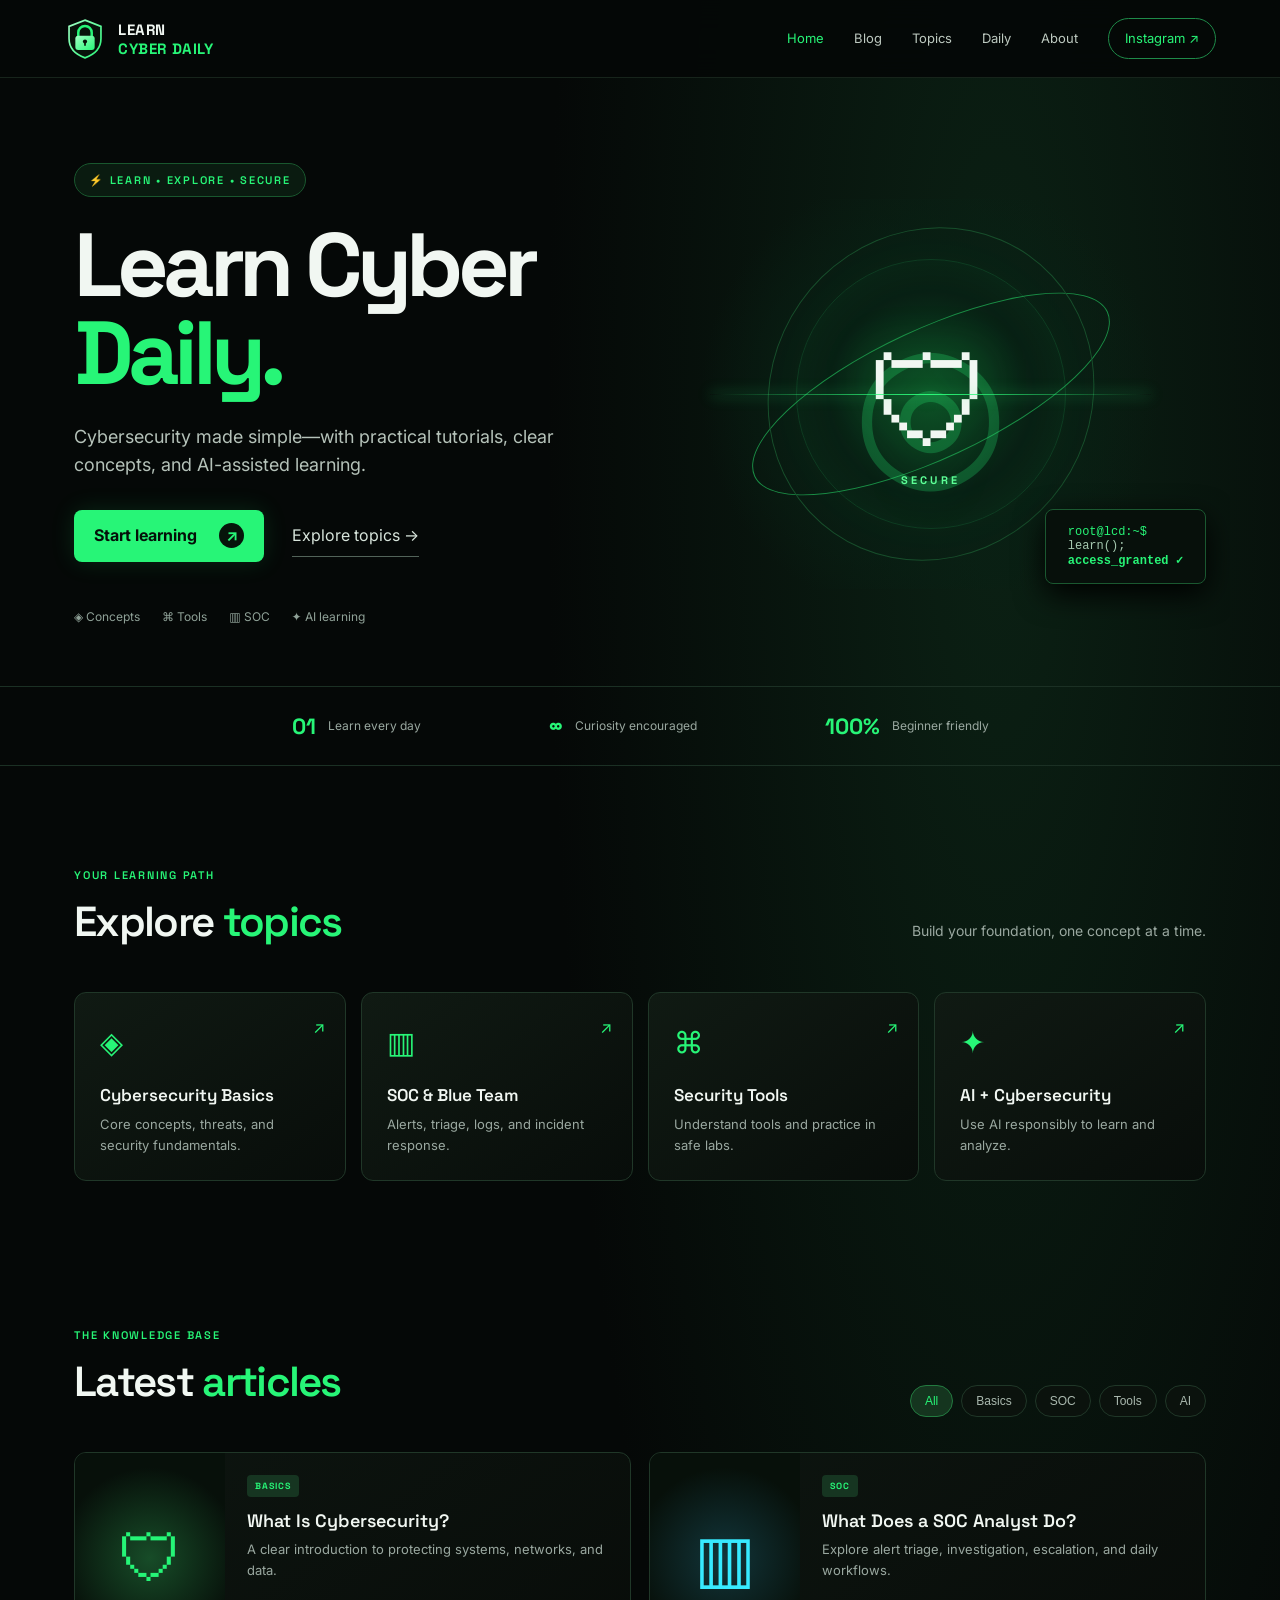
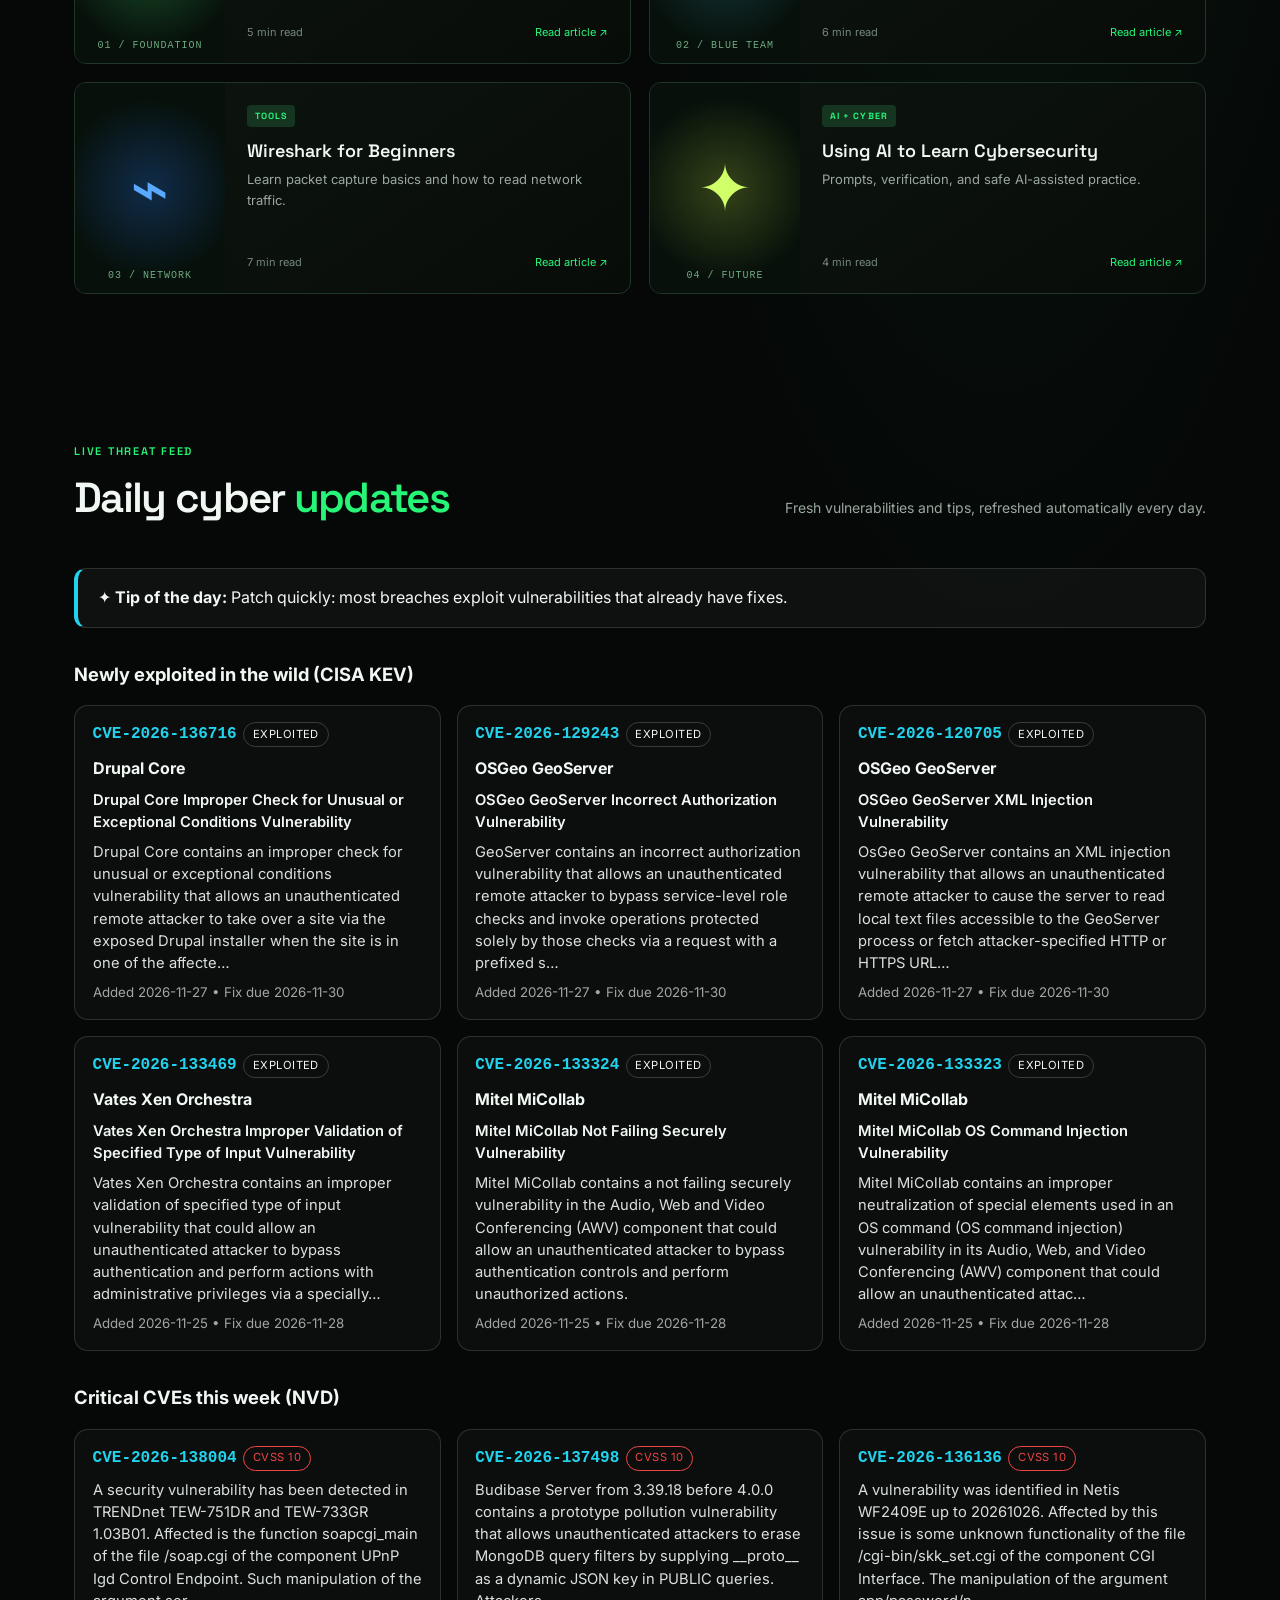
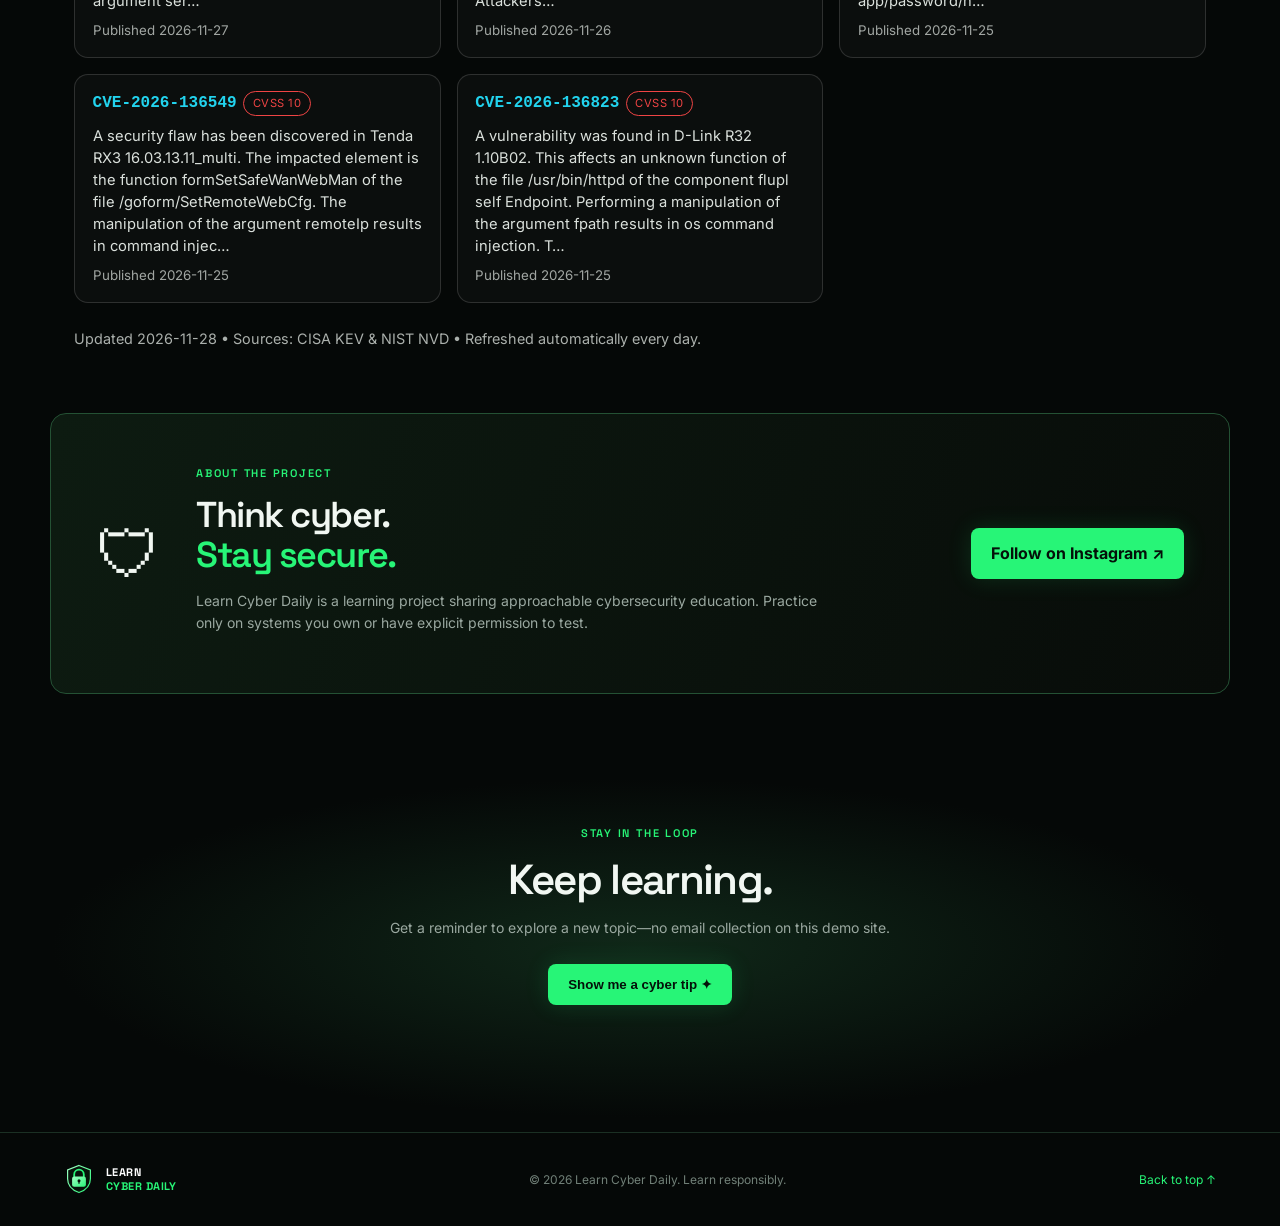
<file: index.html>
<!doctype html>
<html lang="en">
<head>
<meta charset="utf-8"><meta name="viewport" content="width=device-width,initial-scale=1">
<meta name="description" content="Learn Cyber Daily — beginner-friendly cybersecurity concepts, tools, SOC skills and AI-powered learning.">
<title>Learn Cyber Daily | Learn. Explore. Secure.</title>
<link rel="icon" href="assets/logo.svg" type="image/svg+xml">
<link rel="stylesheet" href="styles.css">
<link rel="stylesheet" href="daily-updates.css">
</head>
<body>
<header class="topbar">
 <a class="brand" href="#home" aria-label="Learn Cyber Daily home"><img src="assets/logo.svg" alt=""><span>LEARN <b>CYBER DAILY</b></span></a>
 <button class="menu-toggle" aria-label="Toggle navigation" aria-expanded="false">☰</button>
 <nav id="nav"><a href="#home">Home</a><a href="#articles">Blog</a><a href="#topics">Topics</a><a href="#daily">Daily</a><a href="#about">About</a><a class="nav-cta" href="https://instagram.com/learncyberdaily30" target="_blank" rel="noopener">Instagram ↗</a></nav>
</header>
<main>
<section class="hero" id="home">
 <div class="hero-copy"><span class="eyebrow">⚡ LEARN • EXPLORE • SECURE</span>
 <h1>Learn Cyber<br><em>Daily.</em></h1>
 <p>Cybersecurity made simple—with practical tutorials, clear concepts, and AI-assisted learning.</p>
 <div class="hero-actions"><a class="button" href="#articles">Start learning <span>↗</span></a><a class="text-link" href="#topics">Explore topics →</a></div>
 <div class="hero-tags"><span>◈ Concepts</span><span>⌘ Tools</span><span>▥ SOC</span><span>✦ AI learning</span></div>
 </div>
 <div class="hero-art" aria-label="Cybersecurity shield illustration"><div class="orbit orbit-a"></div><div class="orbit orbit-b"></div><div class="globe">◎</div><div class="shield">🛡<small>SECURE</small></div><div class="terminal"><span>root@lcd:~$</span><br>learn();<br><b>access_granted ✓</b></div><div class="scan"></div></div>
</section>
<section class="stats"><div><b>01</b><span>Learn every day</span></div><div><b>∞</b><span>Curiosity encouraged</span></div><div><b>100%</b><span>Beginner friendly</span></div></section>
<section class="section" id="topics"><div class="section-heading"><div><span class="eyebrow">YOUR LEARNING PATH</span><h2>Explore <em>topics</em></h2></div><p>Build your foundation, one concept at a time.</p></div>
<div class="topic-grid">
<a class="topic-card" href="#articles" data-filter="Basics"><span class="topic-icon">◈</span><h3>Cybersecurity Basics</h3><p>Core concepts, threats, and security fundamentals.</p><span class="card-arrow">↗</span></a>
<a class="topic-card" href="#articles" data-filter="SOC"><span class="topic-icon">▥</span><h3>SOC & Blue Team</h3><p>Alerts, triage, logs, and incident response.</p><span class="card-arrow">↗</span></a>
<a class="topic-card" href="#articles" data-filter="Tools"><span class="topic-icon">⌘</span><h3>Security Tools</h3><p>Understand tools and practice in safe labs.</p><span class="card-arrow">↗</span></a>
<a class="topic-card" href="#articles" data-filter="AI"><span class="topic-icon">✦</span><h3>AI + Cybersecurity</h3><p>Use AI responsibly to learn and analyze.</p><span class="card-arrow">↗</span></a>
</div></section>
<section class="section articles-section" id="articles"><div class="section-heading"><div><span class="eyebrow">THE KNOWLEDGE BASE</span><h2>Latest <em>articles</em></h2></div><div class="filters"><button class="filter active" data-category="All">All</button><button class="filter" data-category="Basics">Basics</button><button class="filter" data-category="SOC">SOC</button><button class="filter" data-category="Tools">Tools</button><button class="filter" data-category="AI">AI</button></div></div>
<div class="article-grid" id="articleGrid">
<article class="article-card" data-category="Basics"><div class="article-visual visual-shield">🛡<span>01 / FOUNDATION</span></div><div class="article-body"><span class="tag">BASICS</span><h3>What Is Cybersecurity?</h3><p>A clear introduction to protecting systems, networks, and data.</p><div class="article-meta">5 min read <a href="articles/cybersecurity-basics.html">Read article ↗</a></div></div></article>
<article class="article-card" data-category="SOC"><div class="article-visual visual-soc">▥<span>02 / BLUE TEAM</span></div><div class="article-body"><span class="tag">SOC</span><h3>What Does a SOC Analyst Do?</h3><p>Explore alert triage, investigation, escalation, and daily workflows.</p><div class="article-meta">6 min read <a href="articles/soc-analyst.html">Read article ↗</a></div></div></article>
<article class="article-card" data-category="Tools"><div class="article-visual visual-wireshark">⌁<span>03 / NETWORK</span></div><div class="article-body"><span class="tag">TOOLS</span><h3>Wireshark for Beginners</h3><p>Learn packet capture basics and how to read network traffic.</p><div class="article-meta">7 min read <a href="articles/wireshark-basics.html">Read article ↗</a></div></div></article>
<article class="article-card" data-category="AI"><div class="article-visual visual-ai">✦<span>04 / FUTURE</span></div><div class="article-body"><span class="tag">AI + CYBER</span><h3>Using AI to Learn Cybersecurity</h3><p>Prompts, verification, and safe AI-assisted practice.</p><div class="article-meta">4 min read <a href="articles/ai-cyber-learning.html">Read article ↗</a></div></div></article>
</div><p class="empty-state" id="emptyState" hidden>No articles in this category yet.</p></section>
<section class="section daily-section" id="daily"><div class="section-heading"><div><span class="eyebrow">LIVE THREAT FEED</span><h2>Daily cyber <em>updates</em></h2></div><p>Fresh vulnerabilities and tips, refreshed automatically every day.</p></div>
<div id="dailyUpdates"><p class="daily-empty">Loading today's updates…</p></div></section>
<section class="cta-section" id="about"><div class="cta-mark">🛡</div><div><span class="eyebrow">ABOUT THE PROJECT</span><h2>Think cyber.<br><em>Stay secure.</em></h2><p>Learn Cyber Daily is a learning project sharing approachable cybersecurity education. Practice only on systems you own or have explicit permission to test.</p></div><a class="button" href="https://instagram.com/learncyberdaily30" target="_blank" rel="noopener">Follow on Instagram ↗</a></section>
<section class="newsletter"><span class="eyebrow">STAY IN THE LOOP</span><h2>Keep learning.</h2><p>Get a reminder to explore a new topic—no email collection on this demo site.</p><button class="button" id="dailyTip">Show me a cyber tip ✦</button><p class="tip" id="tip" aria-live="polite"></p></section>
</main>
<footer><a class="brand small" href="#home"><img src="assets/logo.svg" alt=""><span>LEARN <b>CYBER DAILY</b></span></a><p>© <span id="year"></span> Learn Cyber Daily. Learn responsibly.</p><a href="#home">Back to top ↑</a></footer>
<script src="script.js"></script>
<script src="daily-updates.js" defer></script>
</body></html>
</file>
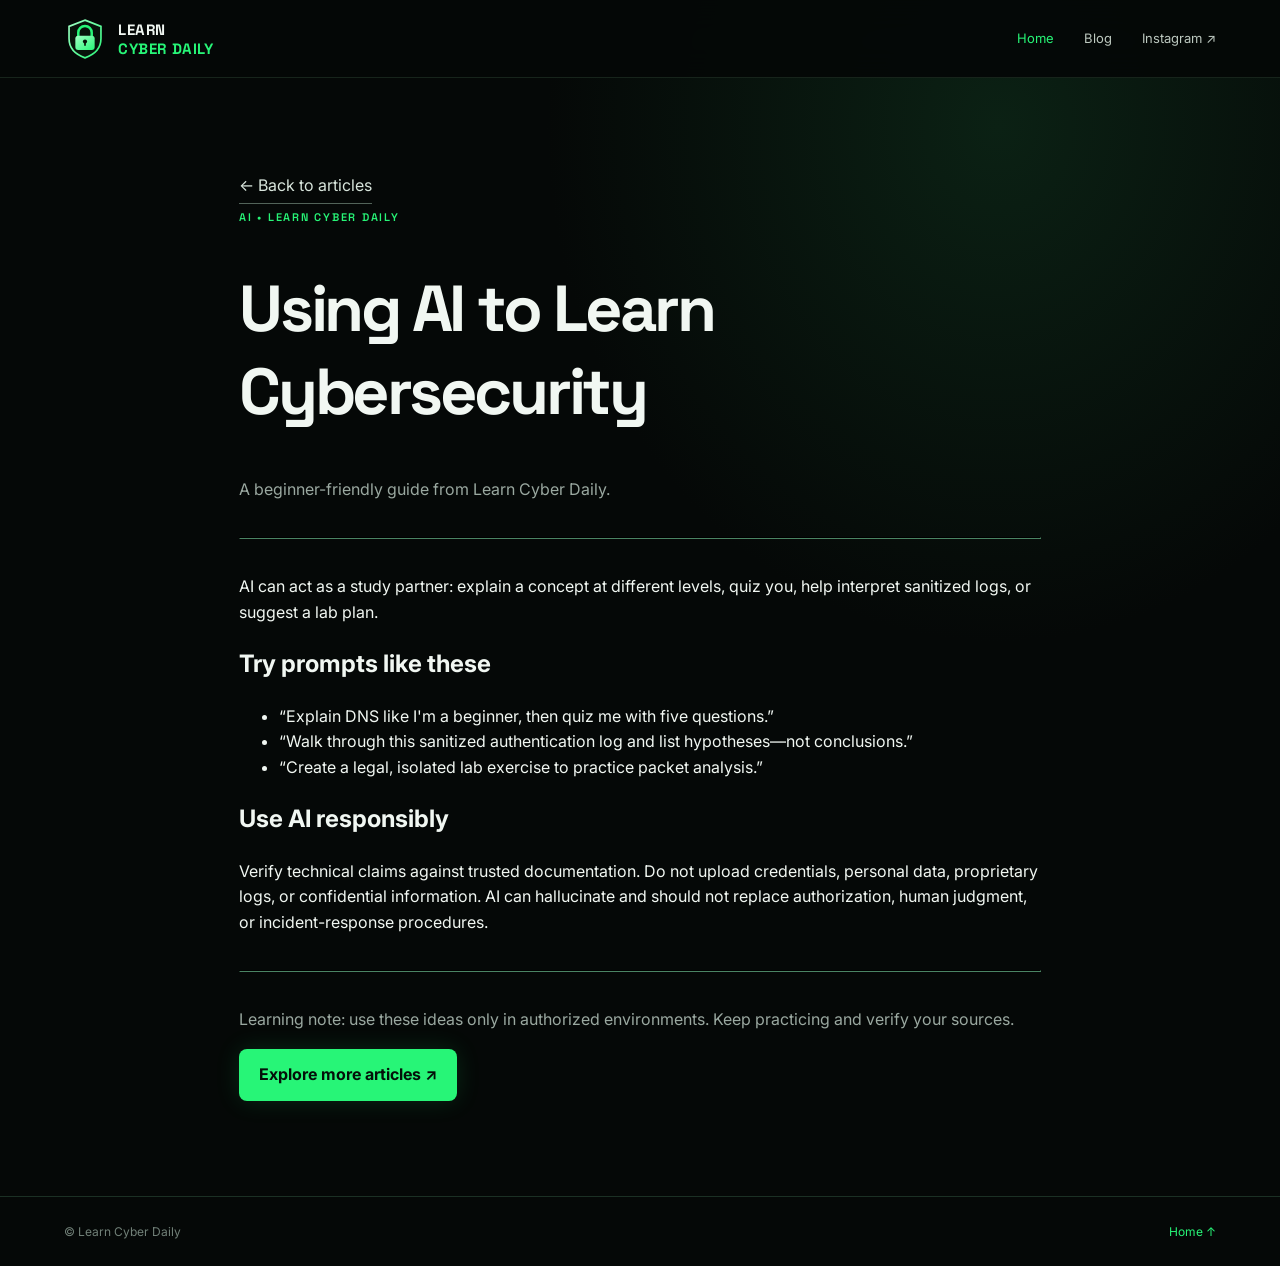
<file: articles/ai-cyber-learning.html>
<!doctype html><html lang="en"><head><meta charset="utf-8"><meta name="viewport" content="width=device-width,initial-scale=1"><title>Using AI to Learn Cybersecurity | Learn Cyber Daily</title><link rel="stylesheet" href="../styles.css"><link rel="icon" href="../assets/logo.svg"></head><body><header class="topbar"><a class="brand" href="../index.html"><img src="../assets/logo.svg"><span>LEARN <b>CYBER DAILY</b></span></a><nav class="open"><a href="../index.html">Home</a><a href="../index.html#articles">Blog</a><a href="https://instagram.com/learncyberdaily30">Instagram ↗</a></nav></header><main class="section" style="max-width:850px"><a class="text-link" href="../index.html#articles">← Back to articles</a><p class="eyebrow">AI • LEARN CYBER DAILY</p><h1 style="font:700 clamp(38px,7vw,65px) 'Space Grotesk';letter-spacing:-.05em">Using AI to Learn Cybersecurity</h1><p style="color:var(--muted)">A beginner-friendly guide from Learn Cyber Daily.</p><hr style="border-color:var(--line);margin:35px 0"><p>AI can act as a study partner: explain a concept at different levels, quiz you, help interpret sanitized logs, or suggest a lab plan.</p><h2>Try prompts like these</h2><ul><li>“Explain DNS like I'm a beginner, then quiz me with five questions.”</li><li>“Walk through this sanitized authentication log and list hypotheses—not conclusions.”</li><li>“Create a legal, isolated lab exercise to practice packet analysis.”</li></ul><h2>Use AI responsibly</h2><p>Verify technical claims against trusted documentation. Do not upload credentials, personal data, proprietary logs, or confidential information. AI can hallucinate and should not replace authorization, human judgment, or incident-response procedures.</p><hr style="border-color:var(--line);margin:35px 0"><p style="color:var(--muted)">Learning note: use these ideas only in authorized environments. Keep practicing and verify your sources.</p><a class="button" href="../index.html#articles">Explore more articles ↗</a></main><footer><span>© Learn Cyber Daily</span><a href="../index.html">Home ↑</a></footer></body></html>
</file>
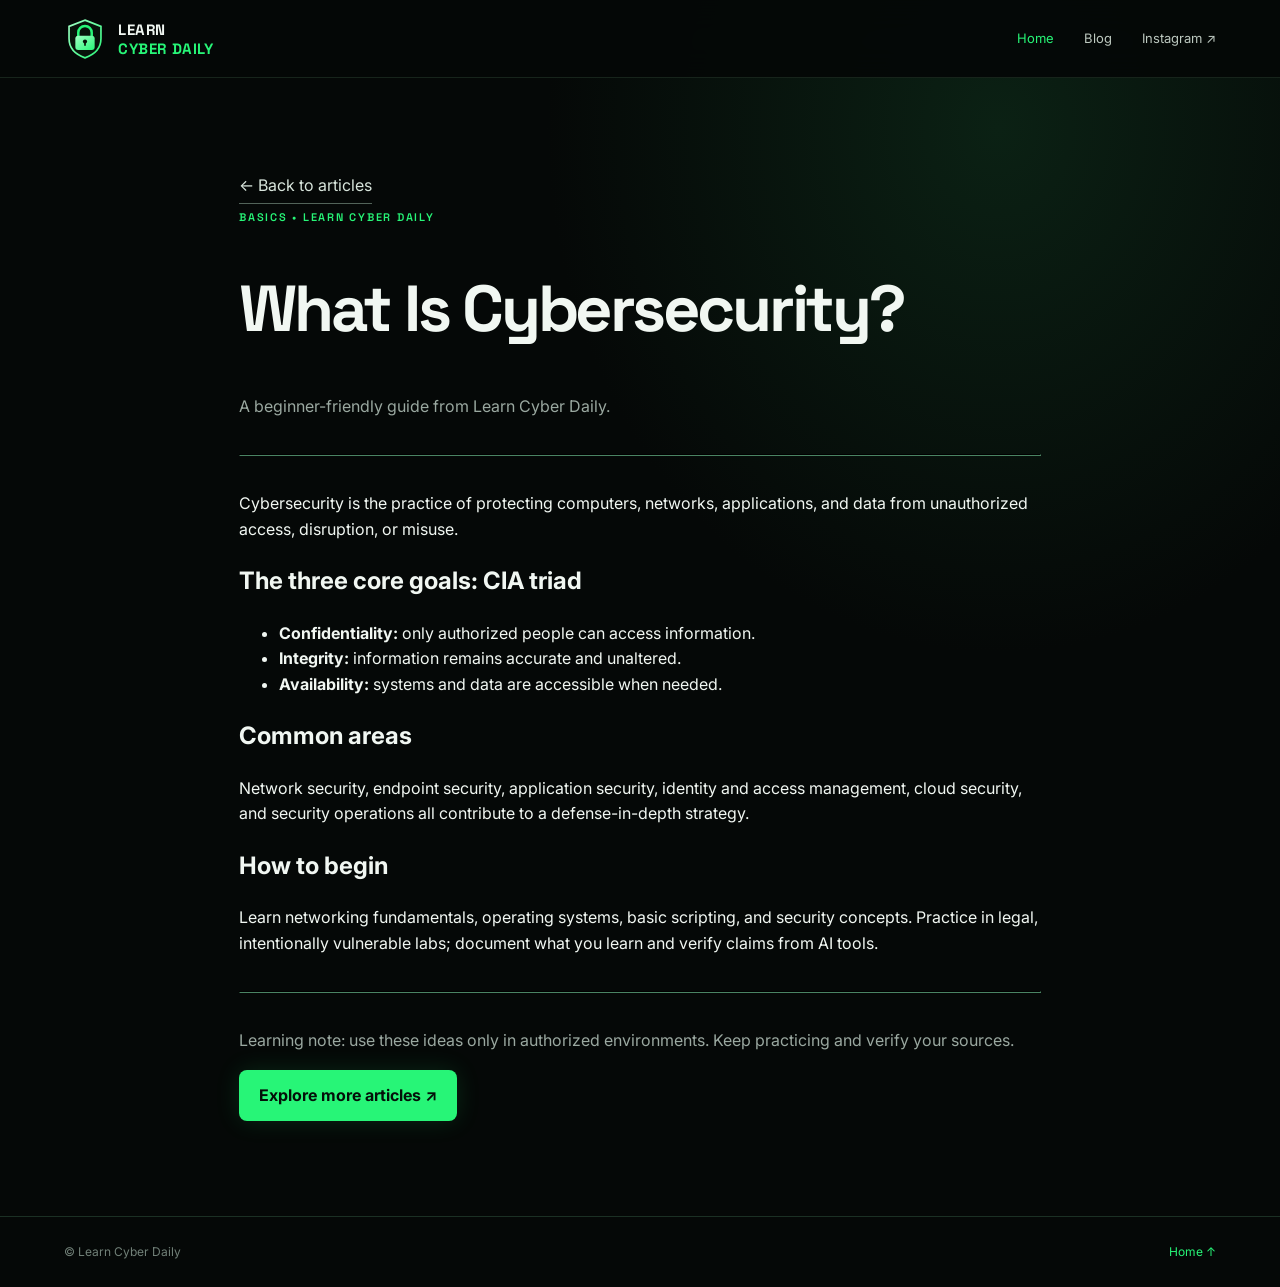
<file: articles/cybersecurity-basics.html>
<!doctype html><html lang="en"><head><meta charset="utf-8"><meta name="viewport" content="width=device-width,initial-scale=1"><title>What Is Cybersecurity? | Learn Cyber Daily</title><link rel="stylesheet" href="../styles.css"><link rel="icon" href="../assets/logo.svg"></head><body><header class="topbar"><a class="brand" href="../index.html"><img src="../assets/logo.svg"><span>LEARN <b>CYBER DAILY</b></span></a><nav class="open"><a href="../index.html">Home</a><a href="../index.html#articles">Blog</a><a href="https://instagram.com/learncyberdaily30">Instagram ↗</a></nav></header><main class="section" style="max-width:850px"><a class="text-link" href="../index.html#articles">← Back to articles</a><p class="eyebrow">BASICS • LEARN CYBER DAILY</p><h1 style="font:700 clamp(38px,7vw,65px) 'Space Grotesk';letter-spacing:-.05em">What Is Cybersecurity?</h1><p style="color:var(--muted)">A beginner-friendly guide from Learn Cyber Daily.</p><hr style="border-color:var(--line);margin:35px 0"><p>Cybersecurity is the practice of protecting computers, networks, applications, and data from unauthorized access, disruption, or misuse.</p><h2>The three core goals: CIA triad</h2><ul><li><b>Confidentiality:</b> only authorized people can access information.</li><li><b>Integrity:</b> information remains accurate and unaltered.</li><li><b>Availability:</b> systems and data are accessible when needed.</li></ul><h2>Common areas</h2><p>Network security, endpoint security, application security, identity and access management, cloud security, and security operations all contribute to a defense-in-depth strategy.</p><h2>How to begin</h2><p>Learn networking fundamentals, operating systems, basic scripting, and security concepts. Practice in legal, intentionally vulnerable labs; document what you learn and verify claims from AI tools.</p><hr style="border-color:var(--line);margin:35px 0"><p style="color:var(--muted)">Learning note: use these ideas only in authorized environments. Keep practicing and verify your sources.</p><a class="button" href="../index.html#articles">Explore more articles ↗</a></main><footer><span>© Learn Cyber Daily</span><a href="../index.html">Home ↑</a></footer></body></html>
</file>
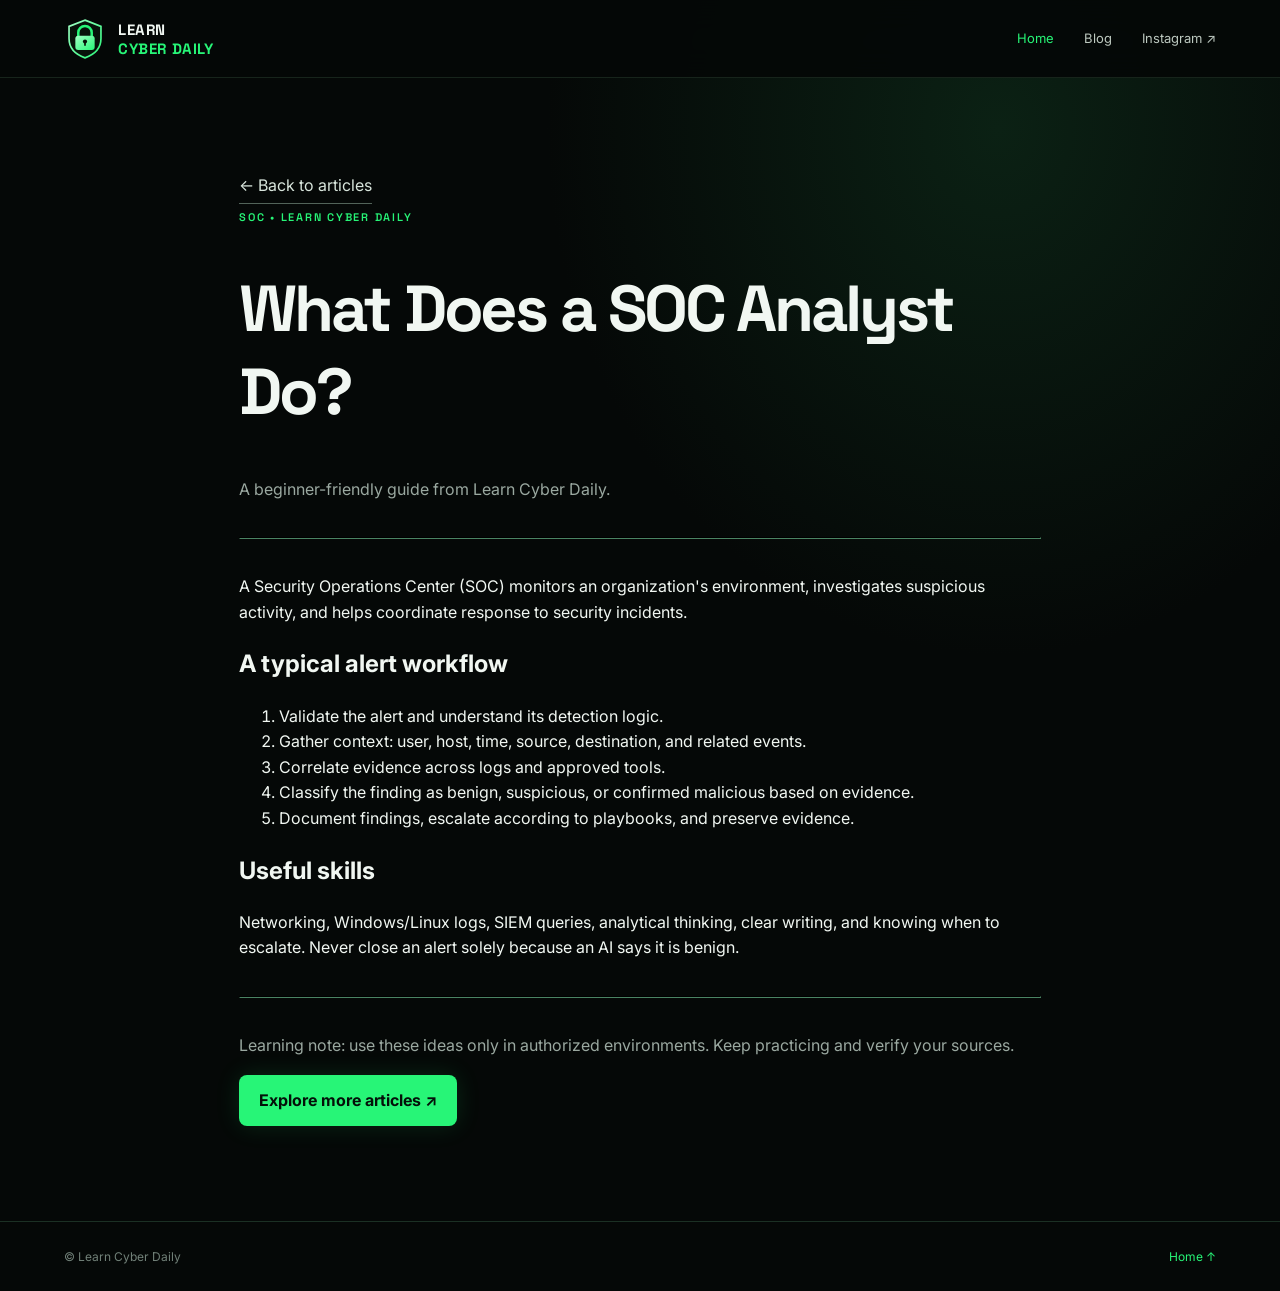
<file: articles/soc-analyst.html>
<!doctype html><html lang="en"><head><meta charset="utf-8"><meta name="viewport" content="width=device-width,initial-scale=1"><title>What Does a SOC Analyst Do? | Learn Cyber Daily</title><link rel="stylesheet" href="../styles.css"><link rel="icon" href="../assets/logo.svg"></head><body><header class="topbar"><a class="brand" href="../index.html"><img src="../assets/logo.svg"><span>LEARN <b>CYBER DAILY</b></span></a><nav class="open"><a href="../index.html">Home</a><a href="../index.html#articles">Blog</a><a href="https://instagram.com/learncyberdaily30">Instagram ↗</a></nav></header><main class="section" style="max-width:850px"><a class="text-link" href="../index.html#articles">← Back to articles</a><p class="eyebrow">SOC • LEARN CYBER DAILY</p><h1 style="font:700 clamp(38px,7vw,65px) 'Space Grotesk';letter-spacing:-.05em">What Does a SOC Analyst Do?</h1><p style="color:var(--muted)">A beginner-friendly guide from Learn Cyber Daily.</p><hr style="border-color:var(--line);margin:35px 0"><p>A Security Operations Center (SOC) monitors an organization's environment, investigates suspicious activity, and helps coordinate response to security incidents.</p><h2>A typical alert workflow</h2><ol><li>Validate the alert and understand its detection logic.</li><li>Gather context: user, host, time, source, destination, and related events.</li><li>Correlate evidence across logs and approved tools.</li><li>Classify the finding as benign, suspicious, or confirmed malicious based on evidence.</li><li>Document findings, escalate according to playbooks, and preserve evidence.</li></ol><h2>Useful skills</h2><p>Networking, Windows/Linux logs, SIEM queries, analytical thinking, clear writing, and knowing when to escalate. Never close an alert solely because an AI says it is benign.</p><hr style="border-color:var(--line);margin:35px 0"><p style="color:var(--muted)">Learning note: use these ideas only in authorized environments. Keep practicing and verify your sources.</p><a class="button" href="../index.html#articles">Explore more articles ↗</a></main><footer><span>© Learn Cyber Daily</span><a href="../index.html">Home ↑</a></footer></body></html>
</file>
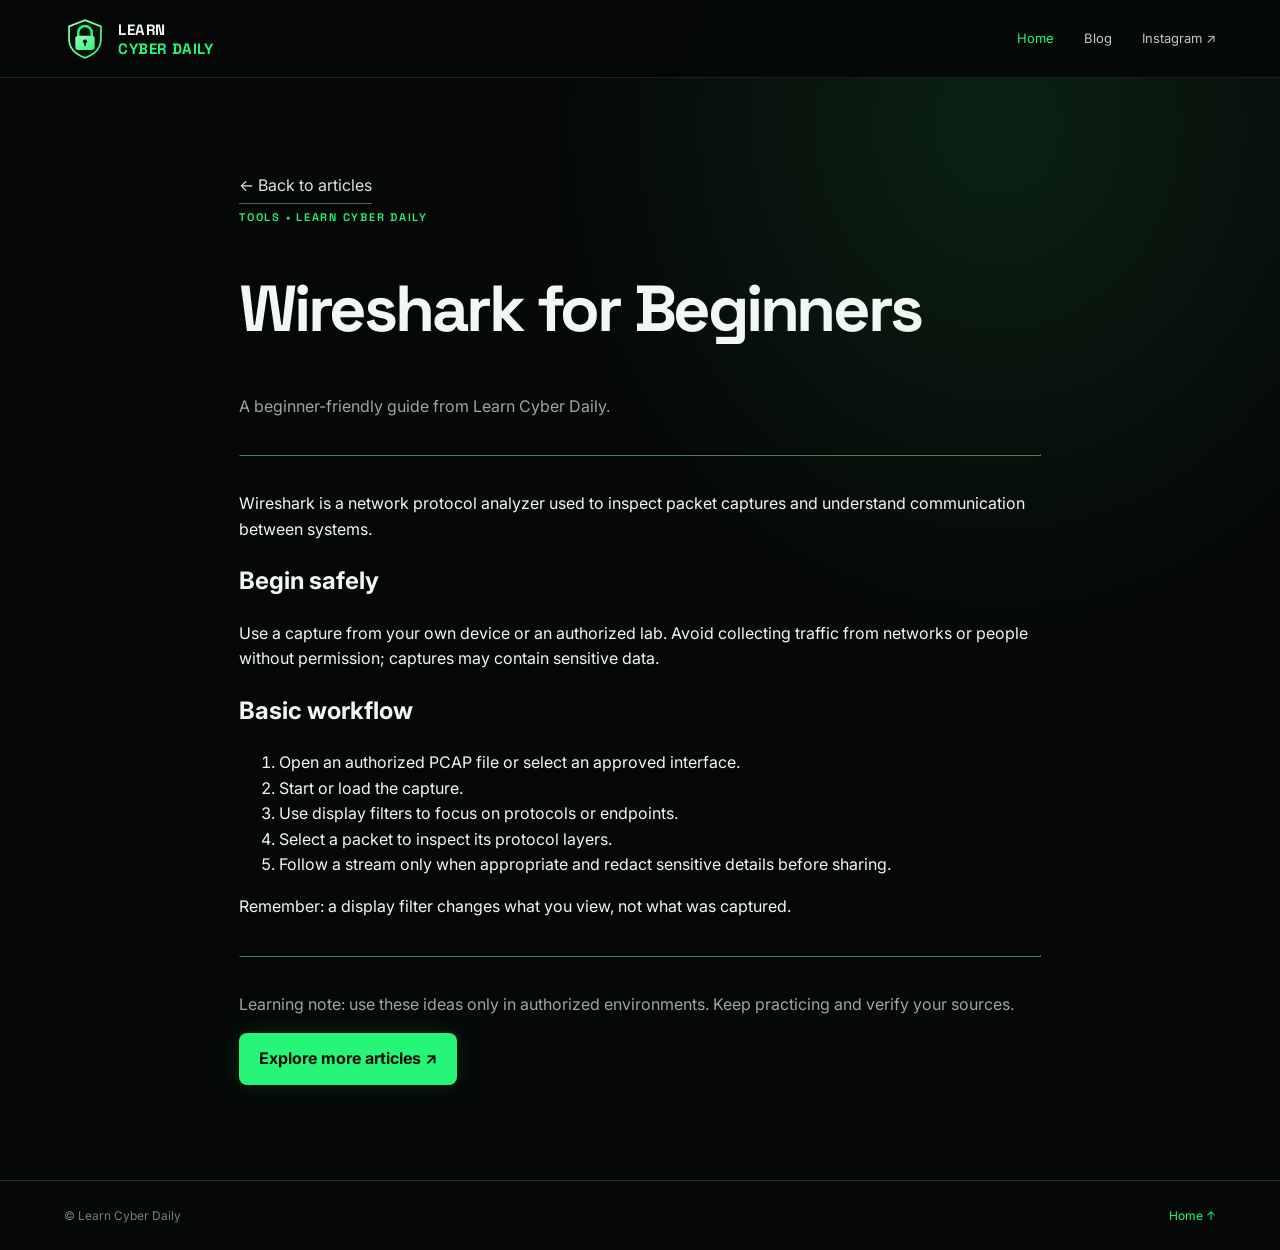
<file: articles/wireshark-basics.html>
<!doctype html><html lang="en"><head><meta charset="utf-8"><meta name="viewport" content="width=device-width,initial-scale=1"><title>Wireshark for Beginners | Learn Cyber Daily</title><link rel="stylesheet" href="../styles.css"><link rel="icon" href="../assets/logo.svg"></head><body><header class="topbar"><a class="brand" href="../index.html"><img src="../assets/logo.svg"><span>LEARN <b>CYBER DAILY</b></span></a><nav class="open"><a href="../index.html">Home</a><a href="../index.html#articles">Blog</a><a href="https://instagram.com/learncyberdaily30">Instagram ↗</a></nav></header><main class="section" style="max-width:850px"><a class="text-link" href="../index.html#articles">← Back to articles</a><p class="eyebrow">TOOLS • LEARN CYBER DAILY</p><h1 style="font:700 clamp(38px,7vw,65px) 'Space Grotesk';letter-spacing:-.05em">Wireshark for Beginners</h1><p style="color:var(--muted)">A beginner-friendly guide from Learn Cyber Daily.</p><hr style="border-color:var(--line);margin:35px 0"><p>Wireshark is a network protocol analyzer used to inspect packet captures and understand communication between systems.</p><h2>Begin safely</h2><p>Use a capture from your own device or an authorized lab. Avoid collecting traffic from networks or people without permission; captures may contain sensitive data.</p><h2>Basic workflow</h2><ol><li>Open an authorized PCAP file or select an approved interface.</li><li>Start or load the capture.</li><li>Use display filters to focus on protocols or endpoints.</li><li>Select a packet to inspect its protocol layers.</li><li>Follow a stream only when appropriate and redact sensitive details before sharing.</li></ol><p>Remember: a display filter changes what you view, not what was captured.</p><hr style="border-color:var(--line);margin:35px 0"><p style="color:var(--muted)">Learning note: use these ideas only in authorized environments. Keep practicing and verify your sources.</p><a class="button" href="../index.html#articles">Explore more articles ↗</a></main><footer><span>© Learn Cyber Daily</span><a href="../index.html">Home ↑</a></footer></body></html>
</file>
<file: styles.css>
@import url('https://fonts.googleapis.com/css2?family=Inter:wght@400;500;600;700;800;900&family=Space+Grotesk:wght@400;500;600;700&display=swap');
:root{--bg:#050807;--panel:#0b110e;--panel2:#101914;--green:#27f577;--mint:#a1ffc4;--text:#f1f7f2;--muted:#9aa8a0;--line:#1b3024;--max:1180px}
*{box-sizing:border-box}html{scroll-behavior:smooth;scroll-padding-top:90px}body{margin:0;background:radial-gradient(ellipse at 78% 10%,#0b2114 0,transparent 32%),var(--bg);color:var(--text);font-family:Inter,system-ui,sans-serif;line-height:1.6}a{color:inherit;text-decoration:none}.topbar{height:78px;display:flex;align-items:center;justify-content:space-between;padding:0 max(5vw,24px);border-bottom:1px solid #17241b;background:#050807eF;position:sticky;top:0;z-index:10;backdrop-filter:blur(16px)}.brand{display:flex;align-items:center;gap:12px;font:700 15px 'Space Grotesk';letter-spacing:.04em}.brand img{width:42px;height:42px}.brand b{display:block;color:var(--green)}nav{display:flex;align-items:center;gap:30px;color:#bdc9c0;font-size:13px}nav a:hover,nav a:first-child{color:var(--green)}.nav-cta{border:1px solid #1e8b49;padding:9px 16px;border-radius:30px;color:var(--green)}.menu-toggle{display:none;background:none;border:0;color:white;font-size:24px}.hero{max-width:var(--max);margin:auto;min-height:560px;padding:85px 24px 60px;display:grid;grid-template-columns:1fr 1fr;align-items:center;gap:30px;overflow:hidden}.eyebrow{color:var(--green);font:600 11px 'Space Grotesk';letter-spacing:.16em}.hero .eyebrow{border:1px solid #19572e;border-radius:30px;padding:9px 14px;display:inline-block;background:#0a1b10}.hero h1{font:700 clamp(56px,7vw,92px)/.98 'Space Grotesk';letter-spacing:-.065em;margin:25px 0}.hero h1 em,h2 em{font-style:normal;color:var(--green)}.hero-copy>p{max-width:500px;color:#b5c2b9;font-size:18px}.hero-actions{display:flex;gap:28px;align-items:center;margin:30px 0}.button{display:inline-flex;align-items:center;gap:22px;background:var(--green);color:#041009;font-weight:700;padding:13px 20px;border-radius:8px;border:0;cursor:pointer;box-shadow:0 0 25px #27f57722}.button span{background:#06140a;border-radius:50%;color:var(--green);width:25px;height:25px;display:grid;place-items:center}.text-link{color:#d8e5dc;border-bottom:1px solid #526359;padding:8px 0}.hero-tags{display:flex;flex-wrap:wrap;gap:22px;color:#8fa197;font-size:12px;margin-top:45px}.hero-art{height:390px;position:relative;display:grid;place-items:center;background:radial-gradient(circle,#0b4b23 0,#082014 30%,transparent 68%)}.globe{width:270px;height:270px;border:1px solid #1c994d;border-radius:50%;display:grid;place-items:center;color:#28f879;font-size:180px;opacity:.24;box-shadow:inset 0 0 40px #17b44d55,0 0 40px #18b64c22}.shield{position:absolute;font-size:125px;filter:drop-shadow(0 0 24px #1ee65d66);text-align:center}.shield small{display:block;font:700 11px 'Space Grotesk';letter-spacing:.3em;color:#5dff97;margin-top:-28px}.orbit{position:absolute;border:1px solid #1a8d45;border-radius:50%;transform:rotate(-25deg)}.orbit-a{width:390px;height:130px}.orbit-b{width:320px;height:340px;transform:rotate(35deg);border-color:#174e2b}.terminal{position:absolute;right:0;bottom:5px;background:#07100b;border:1px solid #1a5830;border-radius:8px;padding:15px 22px;font:12px monospace;color:#a6c9b1;box-shadow:0 10px 30px #000}.terminal span,.terminal b{color:var(--green)}.scan{position:absolute;width:80%;height:1px;background:linear-gradient(90deg,transparent,#2bf778,transparent);top:50%;box-shadow:0 0 14px #2bf778}.stats{border-block:1px solid var(--line);display:flex;justify-content:center;gap:clamp(35px,10vw,150px);padding:25px}.stats div{display:flex;gap:12px;align-items:center}.stats b{font:700 22px 'Space Grotesk';color:var(--green)}.stats span{font-size:12px;color:var(--muted)}.section{max-width:var(--max);margin:auto;padding:95px 24px}.section-heading{display:flex;justify-content:space-between;align-items:end;margin-bottom:35px;gap:20px}.section-heading h2,.cta-section h2,.newsletter h2{font:600 42px/1.1 'Space Grotesk';letter-spacing:-.04em;margin:12px 0}.section-heading>p{color:var(--muted);font-size:14px}.topic-grid{display:grid;grid-template-columns:repeat(4,1fr);gap:15px}.topic-card{position:relative;background:linear-gradient(145deg,#101a13,#080d0a);border:1px solid #203728;border-radius:12px;padding:25px;transition:.2s}.topic-card:hover,.article-card:hover{transform:translateY(-4px);border-color:#2b9c51}.topic-icon{font-size:30px;color:var(--green)}.topic-card h3{font:600 17px 'Space Grotesk';margin:18px 0 8px}.topic-card p,.article-body p{color:var(--muted);font-size:13px;margin:0}.card-arrow{position:absolute;right:20px;top:22px;color:var(--green)}.articles-section{padding-top:45px}.filters{display:flex;gap:8px;flex-wrap:wrap}.filter{background:#0b120d;border:1px solid #203728;color:#a9b8ae;border-radius:30px;padding:8px 14px;cursor:pointer;font-size:12px}.filter.active,.filter:hover{background:#15351f;color:var(--green);border-color:#237b40}.article-grid{display:grid;grid-template-columns:repeat(2,1fr);gap:18px}.article-card{display:grid;grid-template-columns:150px 1fr;background:linear-gradient(145deg,#0d1510,#080c09);border:1px solid #203728;border-radius:12px;overflow:hidden;transition:.2s}.article-visual{display:grid;place-items:center;font-size:65px;position:relative;min-height:210px;color:#25f577;background:radial-gradient(circle,#174c28,#07100a 70%)}.article-visual span{position:absolute;bottom:12px;font:10px monospace;letter-spacing:.1em;color:#6eaa81}.visual-soc{color:#37eaff;background:radial-gradient(circle,#12353a,#07100a 70%)}.visual-wireshark{color:#58a9ff;background:radial-gradient(circle,#102c4a,#07100a 70%)}.visual-ai{color:#d1ff6a;background:radial-gradient(circle,#344319,#07100a 70%)}.article-body{padding:22px;display:flex;flex-direction:column;align-items:flex-start}.tag{font:700 9px 'Space Grotesk';letter-spacing:.12em;color:var(--green);background:#163521;padding:5px 8px;border-radius:4px}.article-body h3{font:600 18px 'Space Grotesk';margin:12px 0 7px}.article-meta{margin-top:auto;padding-top:20px;width:100%;display:flex;justify-content:space-between;gap:10px;color:#75877b;font-size:11px}.article-meta a{color:var(--green);white-space:nowrap}.empty-state{color:var(--muted)}.cta-section{max-width:var(--max);margin:0 auto 70px;padding:45px;display:flex;align-items:center;gap:35px;border:1px solid #245134;border-radius:16px;background:linear-gradient(110deg,#0d1b11,#080c09)}.cta-mark{font-size:65px}.cta-section h2{font-size:36px}.cta-section p{color:var(--muted);max-width:650px;font-size:14px}.cta-section .button{margin-left:auto;white-space:nowrap}.newsletter{text-align:center;padding:55px 20px 75px;background:radial-gradient(ellipse,#102819,transparent 65%)}.newsletter p{color:var(--muted);font-size:14px}.newsletter .button{margin-top:10px}.tip{color:var(--mint)!important;min-height:24px}footer{border-top:1px solid var(--line);padding:25px 5vw;display:flex;align-items:center;justify-content:space-between;color:#718078;font-size:12px}.brand.small{font-size:11px;color:white}.brand.small img{width:30px;height:30px}footer a:last-child{color:var(--green)}
@media(max-width:850px){nav{gap:15px}.hero{grid-template-columns:1fr;padding-top:65px}.hero-art{height:300px}.topic-grid{grid-template-columns:repeat(2,1fr)}.article-grid{grid-template-columns:1fr}.cta-section{margin-inline:20px;flex-wrap:wrap}.cta-section .button{margin-left:0}}
@media(max-width:600px){.topbar{height:65px}.menu-toggle{display:block}nav{display:none;position:absolute;top:64px;left:0;right:0;background:#07100a;padding:20px;flex-direction:column;border-bottom:1px solid var(--line)}nav.open{display:flex}.hero{padding:55px 20px 35px}.hero h1{font-size:62px}.hero-copy>p{font-size:16px}.hero-art{height:260px}.globe{width:210px;height:210px;font-size:130px}.shield{font-size:95px}.orbit-a{width:300px}.orbit-b{height:270px}.terminal{font-size:10px}.stats{gap:20px;padding:20px 10px}.stats div{flex-direction:column;gap:0;text-align:center}.stats span{font-size:10px}.section{padding:65px 20px}.section-heading{align-items:flex-start;flex-direction:column}.section-heading h2{font-size:35px}.topic-grid{gap:10px}.topic-card{padding:18px}.topic-card h3{font-size:15px}.topic-card p{font-size:12px}.article-card{grid-template-columns:105px 1fr}.article-visual{font-size:45px}.article-body{padding:15px}.article-body h3{font-size:15px}.article-body p{font-size:12px}.article-meta{font-size:10px;flex-direction:column;gap:4px}.cta-section{padding:25px;margin-bottom:40px}.cta-section h2{font-size:32px}footer{flex-wrap:wrap;gap:15px}.newsletter h2{font-size:35px}}
</file>
<file: daily-updates.css>
/* Daily updates section: theme-neutral so it blends with your existing styles.css */
.daily-section { padding-top: 3rem; padding-bottom: 3rem; }
.daily-tip {
  border: 1px solid rgba(127,127,127,.3);
  background: rgba(127,127,127,.08);
  border-left: 4px solid var(--accent, #22d3ee);
  border-radius: 12px;
  padding: 1rem 1.25rem;
  margin: 1.5rem 0;
  line-height: 1.6;
}
.daily-group { margin-top: 2rem; }
.daily-group h3 { margin: 0 0 1rem; font-size: 1.15rem; }
.daily-grid {
  display: grid;
  grid-template-columns: repeat(auto-fill, minmax(280px, 1fr));
  gap: 1rem;
}
.daily-card {
  border: 1px solid rgba(127,127,127,.3);
  background: rgba(127,127,127,.06);
  border-radius: 14px;
  padding: 1rem 1.1rem;
  display: flex;
  flex-direction: column;
  gap: .5rem;
  transition: transform .2s, border-color .2s;
}
.daily-card:hover { transform: translateY(-3px); border-color: var(--accent, #22d3ee); }
.daily-card h4 { margin: 0; font-size: 1rem; }
.daily-card p { margin: 0; font-size: .92rem; line-height: 1.5; opacity: .9; }
.daily-card .daily-name { font-weight: 600; opacity: 1; }
.daily-card small { opacity: .65; margin-top: auto; }
.daily-card-top { display: flex; flex-wrap: wrap; gap: .4rem; align-items: center; }
.daily-cve {
  font-family: ui-monospace, SFMono-Regular, Menlo, Consolas, monospace;
  font-weight: 700;
  color: var(--accent, #22d3ee);
  text-decoration: none;
}
.daily-cve:hover { text-decoration: underline; }
.daily-badge {
  font-size: .7rem;
  padding: .15rem .55rem;
  border-radius: 999px;
  border: 1px solid rgba(127,127,127,.4);
  text-transform: uppercase;
  letter-spacing: .04em;
}
.daily-badge-hot { border-color: #ef4444; color: #ef4444; }
.daily-empty, .daily-foot { opacity: .7; font-size: .9rem; }
.daily-foot { margin-top: 1.5rem; }
</file>
